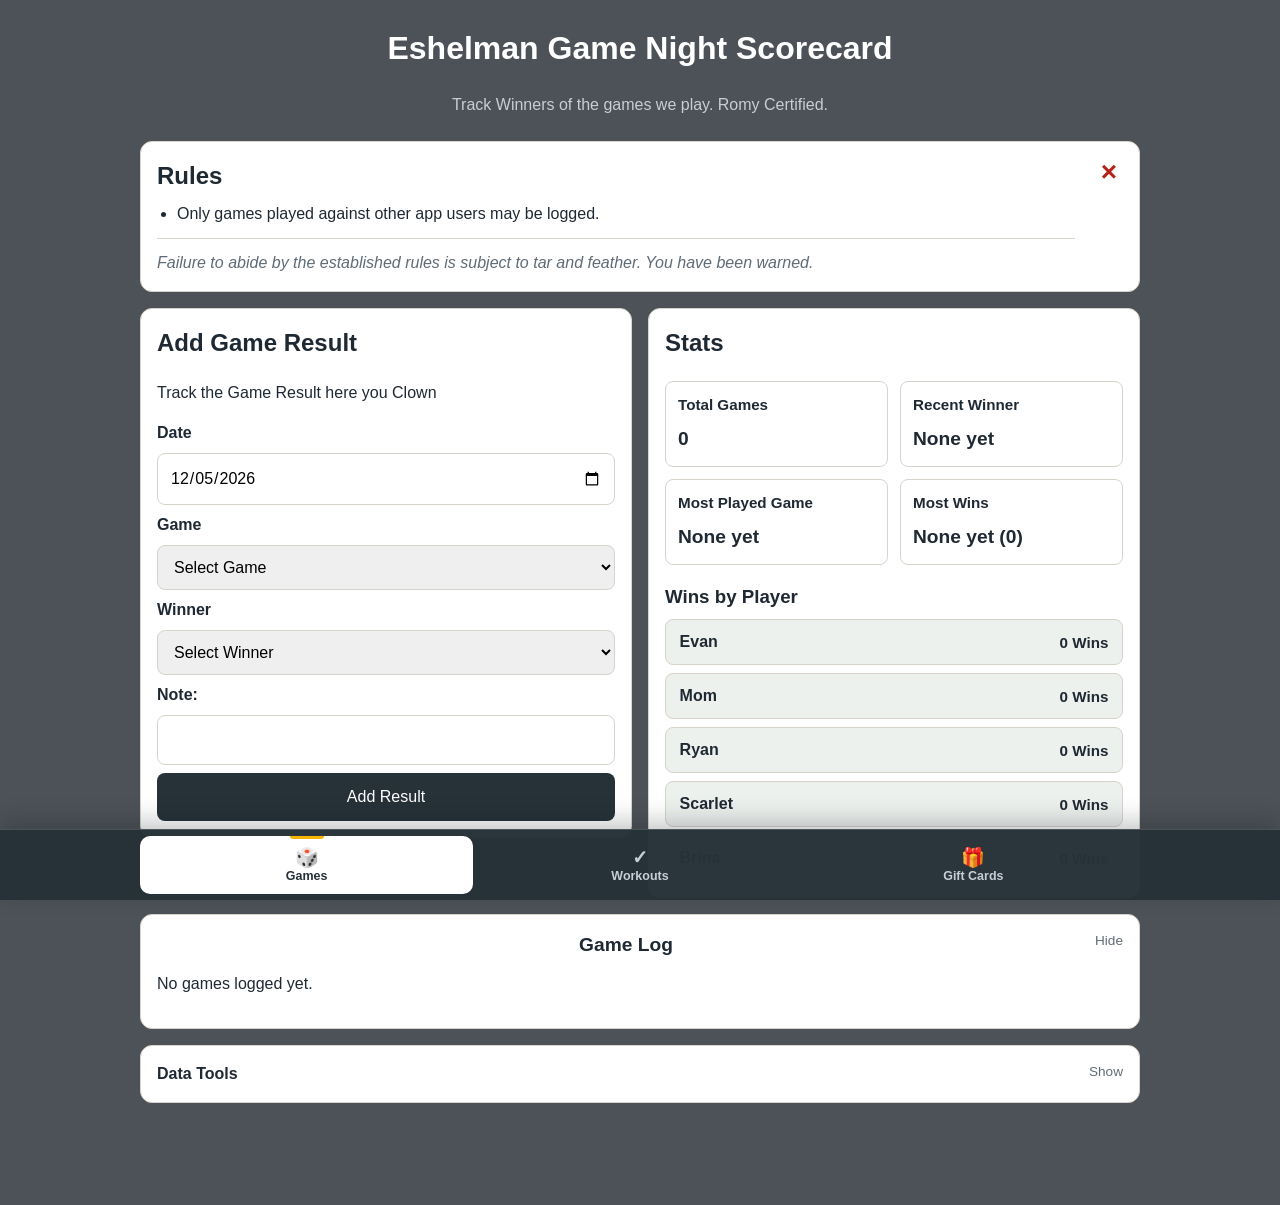
<file: index.html>
<!DOCTYPE html>
<html lang="en">

<head>
    <meta charset="UTF-8" />
    <meta name="viewport" content="width=device-width, initial-scale=1.0">
    <title>Eshelman Game Dashboard</title>
    <meta name="theme-color" content="#263238">
    <link rel="manifest" href="manifest.webmanifest">
    <link rel="apple-touch-icon" href="icons/apple-touch-icon.png">
    <link rel="stylesheet" href="styles.css">
    <script src="dashboard-ui.js" defer></script>
    <script src="app.js" defer></script>
</head>

<body>
    <header>
        <h1>Eshelman Game Night Scorecard</h1>
        <p>Track Winners of the games we play. Romy Certified. </p>
    </header>

    <main>
        <section id="rules-section" class="rules-section" aria-labelledby="rules-title">
            <button id="close-rules-button" class="close-rules-button" type="button" aria-label="Close rules">
                &times;
            </button>
            <h2 id="rules-title">Rules</h2>
            <ul>
                <li>Only games played against other app users may be logged.</li>
            </ul>
            <p class="rules-warning"><em>Failure to abide by the established rules is subject to tar and feather. You have been warned.</em></p>
        </section>

        <section class="entry-section">
            <h2>Add Game Result</h2>
            <p>Track the Game Result here you Clown </p>

            <form id="game-form">
                <label for="game-date">Date</label>
                <input type="date" id="game-date" name="gameDate" required />

                <label for="game-name">Game</label>
                <select id="game-name" name="gameName" required></select>

                <div id="custom-game-wrapper" class="custom-game-wrapper hidden">
                    <label for="custom-game-name">Custom Game Name</label>
                    <input type="text" id="custom-game-name" name="customGameName"
                        placeholder="Type dat custom game name here" />
                </div>

                <label for="winner-name">Winner</label>
                <select id="winner-name" name="winnerName" required></select>

                <label for="game-note">Note:</label>
                <input type="text" id="game-note" name="gameNote" />

                <button type="submit">Add Result</button>
            </form>
        </section>

        <section class="stats-section">
            <h2>Stats</h2>

            <div id="stats">
                <p>Total games: 0</p>
                <p>Most recent winner: None yet</p>
                <p>Most played game: None yet</p>
            </div>
        </section>


        <section class="log-section">
            <details class="game-log-details" open>
                <summary>Game Log</summary>
                <div id="game-log"></div>
            </details>
        </section>

        <section class="data-tools-section">
            <details class="data-tools">
                <summary>Data Tools</summary>

                <div class="data-tools-content">
                    <button id="export-json-button" type="button">
                        Export JSON Backup
                    </button>

                    <label for="import-json-input">
                        Import JSON Backup
                    </label>

                    <input id="import-json-input" type="file" accept="application/json,.json" />

                    <button id="import-json-button" type="button">
                        Import Selected Backup
                    </button>

                    <button id="reset-data-button" type="button">
                        Reset All Data
                    </button>
                </div>
            </details>
        </section>
    </main>

    <nav class="bottom-nav" aria-label="Dashboard modules">
        <a href="./index.html" aria-current="page">
            <span class="bottom-nav-icon" aria-hidden="true">&#127922;</span>
            <span>Games</span>
        </a>
        <a href="./workouts.html">
            <span class="bottom-nav-icon" aria-hidden="true">&#10003;</span>
            <span>Workouts</span>
        </a>
        <a href="./gift-cards.html">
            <span class="bottom-nav-icon" aria-hidden="true">&#127873;</span>
            <span>Gift Cards</span>
        </a>
    </nav>
</body>

</html>
</file>
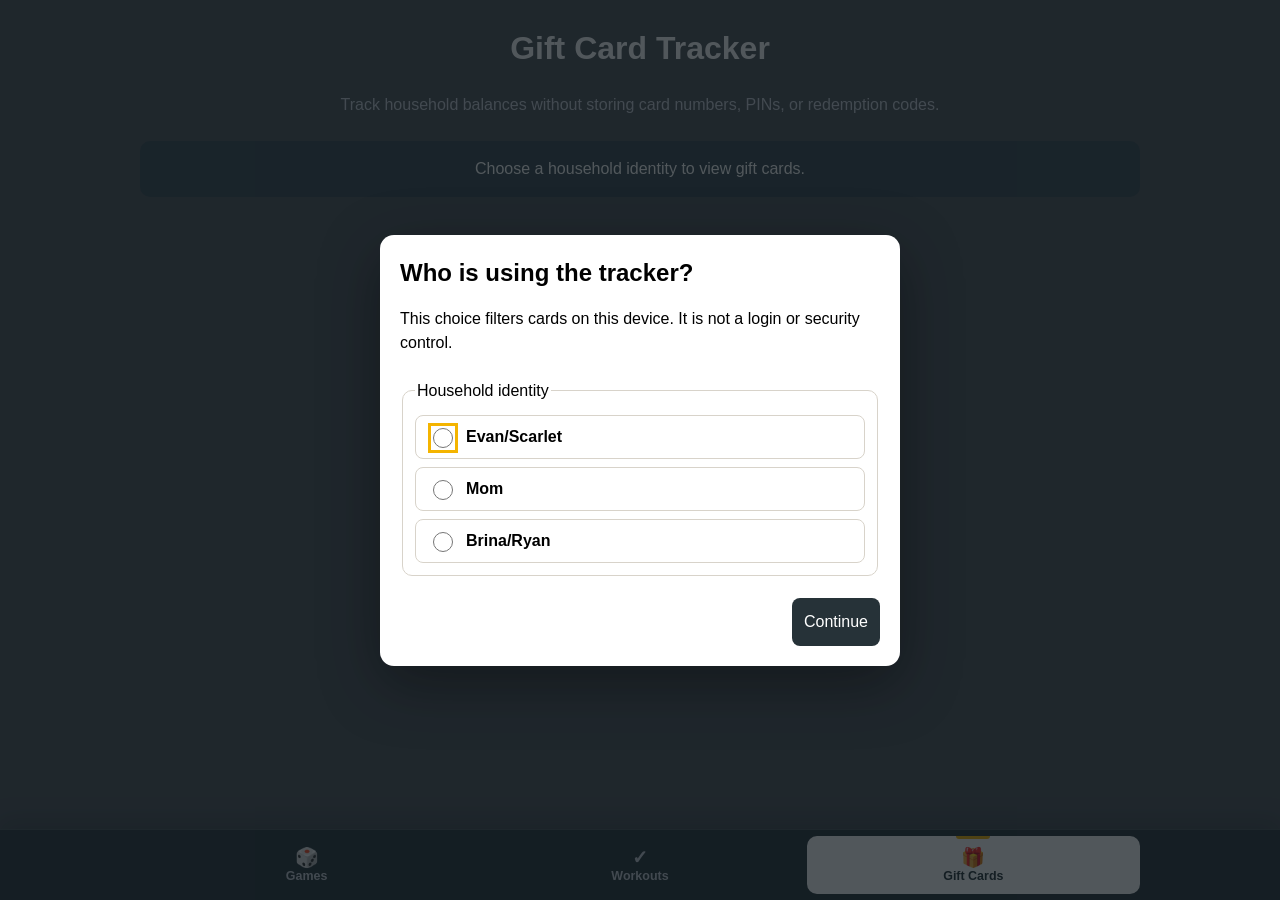
<file: gift-cards.html>
<!DOCTYPE html>
<html lang="en">

<head>
    <meta charset="UTF-8">
    <meta name="viewport" content="width=device-width, initial-scale=1.0">
    <title>Gift Card Tracker - Eshelman Dashboard</title>
    <meta name="theme-color" content="#263238">
    <link rel="manifest" href="manifest.webmanifest">
    <link rel="apple-touch-icon" href="icons/apple-touch-icon.png">
    <link rel="stylesheet" href="styles.css">
    <link rel="stylesheet" href="gift-cards.css">
    <script src="gift-cards.js" defer></script>
</head>

<body>
    <header>
        <h1>Gift Card Tracker</h1>
        <p>Track household balances without storing card numbers, PINs, or redemption codes.</p>
        <div id="identity-bar" class="identity-bar hidden">
            <span>Viewing cards for <strong id="active-identity"></strong></span>
            <button id="switch-identity-button" type="button" class="secondary-button">Switch Person</button>
        </div>
    </header>

    <main class="gift-card-main">
        <div id="tracker-status" class="tracker-status" role="status" aria-live="polite"></div>

        <div id="tracker-content" class="hidden">
            <section class="gift-summary" aria-labelledby="gift-summary-heading">
                <div>
                    <h2 id="gift-summary-heading">Available Gift Cards</h2>
                    <p id="combined-balance" class="combined-balance">$0.00</p>
                    <p id="active-card-count" class="summary-detail">0 active cards</p>
                </div>
                <div class="primary-actions">
                    <button id="record-purchase-button" type="button">Record Purchase</button>
                    <button id="add-card-button" type="button" class="secondary-button">Add New Card</button>
                </div>
            </section>

            <section aria-labelledby="active-cards-heading">
                <h2 id="active-cards-heading">Active Cards</h2>
                <div id="active-cards" class="gift-card-list"></div>
            </section>

            <section>
                <details class="archived-cards-details">
                    <summary>Used &amp; Archived Cards <span id="archived-count"></span></summary>
                    <div id="archived-cards" class="gift-card-list"></div>
                </details>
            </section>
        </div>
    </main>

    <dialog id="identity-dialog" aria-labelledby="identity-dialog-title">
        <form id="identity-form">
            <h2 id="identity-dialog-title">Who is using the tracker?</h2>
            <p>This choice filters cards on this device. It is not a login or security control.</p>
            <fieldset class="identity-options">
                <legend>Household identity</legend>
                <label><input type="radio" name="identity" value="Evan/Scarlet" required> Evan/Scarlet</label>
                <label><input type="radio" name="identity" value="Mom" required> Mom</label>
                <label><input type="radio" name="identity" value="Brina/Ryan" required> Brina/Ryan</label>
            </fieldset>
            <div class="dialog-actions">
                <button id="identity-cancel-button" type="button" class="secondary-button">Cancel</button>
                <button type="submit">Continue</button>
            </div>
        </form>
    </dialog>

    <dialog id="add-card-dialog" aria-labelledby="add-card-title">
        <form id="add-card-form">
            <h2 id="add-card-title">Add New Card</h2>
            <p class="form-error" aria-live="assertive"></p>
            <label for="add-card-owner">Owner</label>
            <input id="add-card-owner" type="text" readonly>
            <label for="card-merchant">Merchant or card type</label>
            <input id="card-merchant" name="merchant" type="text" maxlength="100" required>
            <label for="card-nickname">Nickname <span class="optional">(optional)</span></label>
            <input id="card-nickname" name="nickname" type="text" maxlength="100">
            <label for="card-initial-balance">Initial balance</label>
            <input id="card-initial-balance" name="initialBalance" type="text" inputmode="decimal"
                placeholder="25.00" required>
            <p class="privacy-note">Never enter a card number, PIN, or redemption code.</p>
            <div class="dialog-actions">
                <button type="button" class="secondary-button dialog-cancel">Cancel</button>
                <button type="submit">Add Card</button>
            </div>
        </form>
    </dialog>

    <dialog id="purchase-dialog" aria-labelledby="purchase-title">
        <form id="purchase-form">
            <h2 id="purchase-title">Record Purchase</h2>
            <p class="form-error" aria-live="assertive"></p>
            <label for="purchase-card">Gift card</label>
            <select id="purchase-card" name="cardId" required></select>
            <label for="purchase-amount">Amount spent</label>
            <input id="purchase-amount" name="amount" type="text" inputmode="decimal" placeholder="12.50" required>
            <label for="purchase-date">Purchase date</label>
            <input id="purchase-date" name="purchaseDate" type="date" required>
            <label for="purchase-location">Location <span class="optional">(optional)</span></label>
            <input id="purchase-location" name="location" type="text" maxlength="120">
            <label for="purchase-note">Note <span class="optional">(optional)</span></label>
            <textarea id="purchase-note" name="note" maxlength="500" rows="3"></textarea>
            <div class="dialog-actions">
                <button type="button" class="secondary-button dialog-cancel">Cancel</button>
                <button type="submit">Save Purchase</button>
            </div>
        </form>
    </dialog>

    <dialog id="correct-balance-dialog" aria-labelledby="correct-balance-title">
        <form id="correct-balance-form">
            <h2 id="correct-balance-title">Correct Balance</h2>
            <p class="form-error" aria-live="assertive"></p>
            <input name="cardId" type="hidden">
            <p>Calculated balance: <strong id="calculated-balance"></strong></p>
            <label for="corrected-balance">Actual current balance</label>
            <input id="corrected-balance" name="correctedBalance" type="text" inputmode="decimal"
                placeholder="0.00" required>
            <p class="form-help">The difference is logged as a correction; purchase history stays intact.</p>
            <div class="dialog-actions">
                <button type="button" class="secondary-button dialog-cancel">Cancel</button>
                <button type="submit">Save Correction</button>
            </div>
        </form>
    </dialog>

    <dialog id="edit-card-dialog" aria-labelledby="edit-card-title">
        <form id="edit-card-form">
            <h2 id="edit-card-title">Edit Card</h2>
            <p class="form-error" aria-live="assertive"></p>
            <input name="cardId" type="hidden">
            <label for="edit-card-merchant">Merchant or card type</label>
            <input id="edit-card-merchant" name="merchant" type="text" maxlength="100" required>
            <label for="edit-card-nickname">Nickname <span class="optional">(optional)</span></label>
            <input id="edit-card-nickname" name="nickname" type="text" maxlength="100">
            <div class="dialog-actions">
                <button type="button" class="secondary-button dialog-cancel">Cancel</button>
                <button type="submit">Save Card</button>
            </div>
        </form>
    </dialog>

    <dialog id="edit-purchase-dialog" aria-labelledby="edit-purchase-title">
        <form id="edit-purchase-form">
            <h2 id="edit-purchase-title">Edit Purchase</h2>
            <p class="form-error" aria-live="assertive"></p>
            <input name="purchaseId" type="hidden">
            <input name="cardId" type="hidden">
            <label for="edit-purchase-amount">Amount spent</label>
            <input id="edit-purchase-amount" name="amount" type="text" inputmode="decimal" required>
            <label for="edit-purchase-date">Purchase date</label>
            <input id="edit-purchase-date" name="purchaseDate" type="date" required>
            <label for="edit-purchase-location">Location <span class="optional">(optional)</span></label>
            <input id="edit-purchase-location" name="location" type="text" maxlength="120">
            <label for="edit-purchase-note">Note <span class="optional">(optional)</span></label>
            <textarea id="edit-purchase-note" name="note" maxlength="500" rows="3"></textarea>
            <div class="dialog-actions">
                <button type="button" class="secondary-button dialog-cancel">Cancel</button>
                <button type="submit">Save Changes</button>
            </div>
        </form>
    </dialog>

    <nav class="bottom-nav" aria-label="Dashboard modules">
        <a href="./index.html">
            <span class="bottom-nav-icon" aria-hidden="true">&#127922;</span>
            <span>Games</span>
        </a>
        <a href="./workouts.html">
            <span class="bottom-nav-icon" aria-hidden="true">&#10003;</span>
            <span>Workouts</span>
        </a>
        <a href="./gift-cards.html" aria-current="page">
            <span class="bottom-nav-icon" aria-hidden="true">&#127873;</span>
            <span>Gift Cards</span>
        </a>
    </nav>
</body>

</html>
</file>
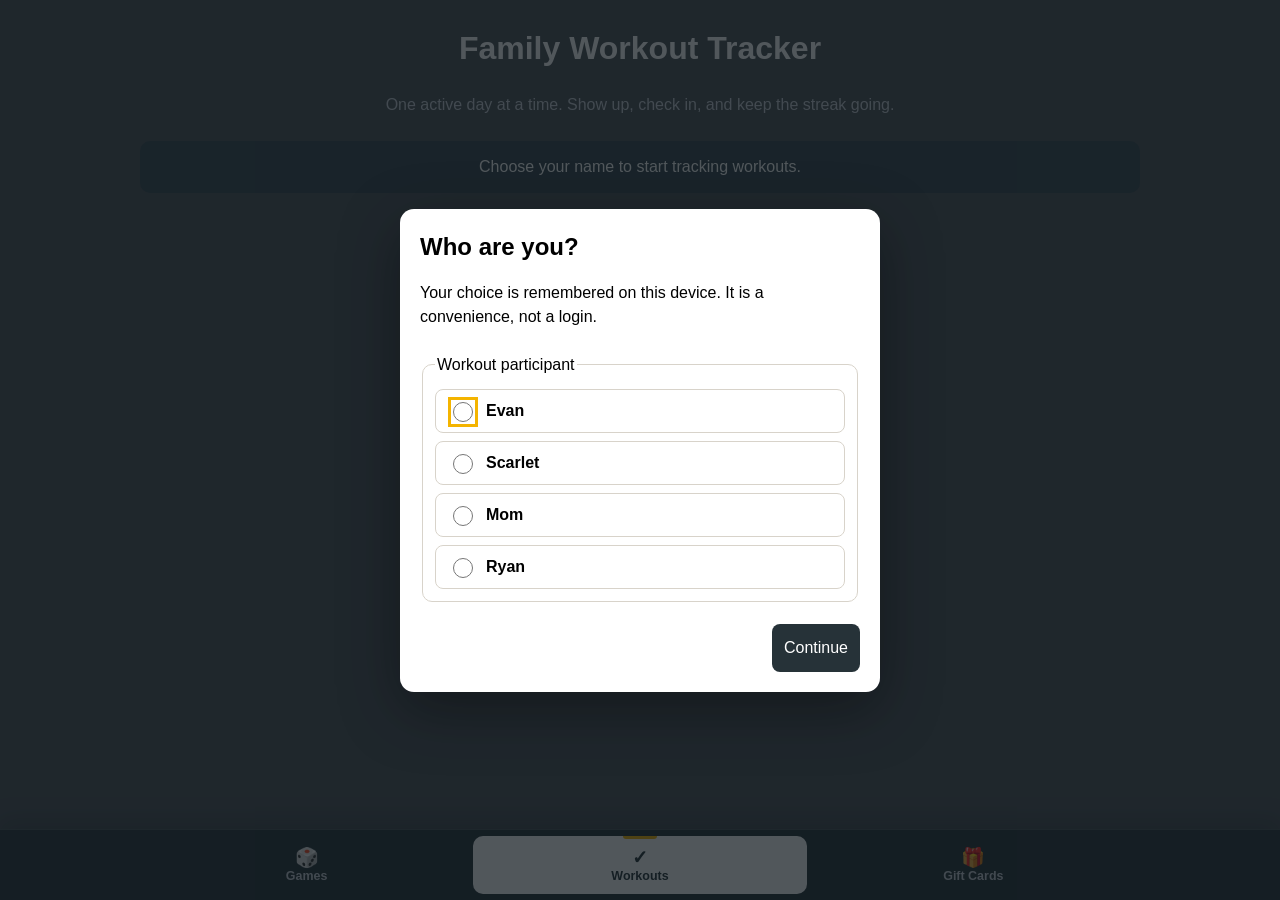
<file: workouts.html>
<!DOCTYPE html>
<html lang="en">

<head>
    <meta charset="UTF-8">
    <meta name="viewport" content="width=device-width, initial-scale=1.0">
    <title>Workout Tracker - Eshelman Dashboard</title>
    <meta name="theme-color" content="#263238">
    <link rel="manifest" href="manifest.webmanifest">
    <link rel="apple-touch-icon" href="icons/apple-touch-icon.png">
    <link rel="stylesheet" href="styles.css">
    <link rel="stylesheet" href="workouts.css">
    <script src="workout-utils.js" defer></script>
    <script src="workouts.js" defer></script>
</head>

<body>
    <header>
        <h1>Family Workout Tracker</h1>
        <p>One active day at a time. Show up, check in, and keep the streak going.</p>
    </header>

    <main class="workout-main">
        <div id="workout-status" class="tracker-status" role="status" aria-live="polite"></div>

        <div id="workout-content" class="hidden">
            <section class="workout-today" aria-labelledby="today-heading">
                <div class="workout-identity">
                    <span>Tracking as <strong id="workout-identity-name"></strong></span>
                    <button id="change-workout-identity" type="button" class="text-button">Change</button>
                </div>
                <h2 id="today-heading">Today's activity</h2>
                <button id="today-workout-button" type="button" class="today-workout-button"></button>
                <p id="workout-feedback" class="workout-feedback" role="status" aria-live="polite"></p>
            </section>

            <div class="workout-overview">
                <section aria-labelledby="standings-heading">
                    <h2 id="standings-heading">Monthly Standings</h2>
                    <div id="workout-standings"></div>
                </section>

                <section aria-labelledby="streaks-heading">
                    <h2 id="streaks-heading">Current Streaks</h2>
                    <div id="workout-streaks"></div>
                </section>
            </div>

            <section class="calendar-section" aria-labelledby="calendar-heading">
                <div class="calendar-toolbar">
                    <button id="previous-month" type="button" class="secondary-button"
                        aria-label="Show previous month">&larr;</button>
                    <div>
                        <h2 id="calendar-heading"></h2>
                        <button id="show-current-month" type="button" class="text-button">Today</button>
                    </div>
                    <button id="next-month" type="button" class="secondary-button"
                        aria-label="Show next month">&rarr;</button>
                </div>

                <div class="workout-legend" aria-label="Calendar key">
                    <span><strong>E</strong> Evan</span>
                    <span><strong>S</strong> Scarlet</span>
                    <span><strong>M</strong> Mom</span>
                    <span><strong>R</strong> Ryan</span>
                </div>

                <p class="calendar-help">Tap your own marker to correct today or an earlier date. Other family activity is read-only.</p>

                <div class="calendar-weekdays" aria-hidden="true">
                    <span>Sun</span>
                    <span>Mon</span>
                    <span>Tue</span>
                    <span>Wed</span>
                    <span>Thu</span>
                    <span>Fri</span>
                    <span>Sat</span>
                </div>
                <div id="workout-calendar" class="workout-calendar" aria-label="Workout calendar"></div>
            </section>
        </div>
    </main>

    <dialog id="workout-identity-dialog" aria-labelledby="workout-identity-title">
        <form id="workout-identity-form">
            <h2 id="workout-identity-title">Who are you?</h2>
            <p>Your choice is remembered on this device. It is a convenience, not a login.</p>
            <fieldset class="identity-options">
                <legend>Workout participant</legend>
                <label><input type="radio" name="identity" value="Evan" required> Evan</label>
                <label><input type="radio" name="identity" value="Scarlet" required> Scarlet</label>
                <label><input type="radio" name="identity" value="Mom" required> Mom</label>
                <label><input type="radio" name="identity" value="Ryan" required> Ryan</label>
            </fieldset>
            <div class="dialog-actions">
                <button id="workout-identity-cancel" type="button" class="secondary-button">Cancel</button>
                <button type="submit">Continue</button>
            </div>
        </form>
    </dialog>

    <dialog id="workout-date-dialog" class="workout-date-dialog" aria-labelledby="workout-date-title">
        <div class="workout-date-dialog-content">
            <h2 id="workout-date-title">Workout details</h2>
            <ul id="workout-date-details" class="workout-date-details"></ul>
            <button id="close-workout-date-dialog" type="button" class="workout-date-close">
                Close
            </button>
        </div>
    </dialog>

    <nav class="bottom-nav" aria-label="Dashboard modules">
        <a href="./index.html">
            <span class="bottom-nav-icon" aria-hidden="true">&#127922;</span>
            <span>Games</span>
        </a>
        <a href="./workouts.html" aria-current="page">
            <span class="bottom-nav-icon" aria-hidden="true">&#10003;</span>
            <span>Workouts</span>
        </a>
        <a href="./gift-cards.html">
            <span class="bottom-nav-icon" aria-hidden="true">&#127873;</span>
            <span>Gift Cards</span>
        </a>
    </nav>
</body>

</html>
</file>
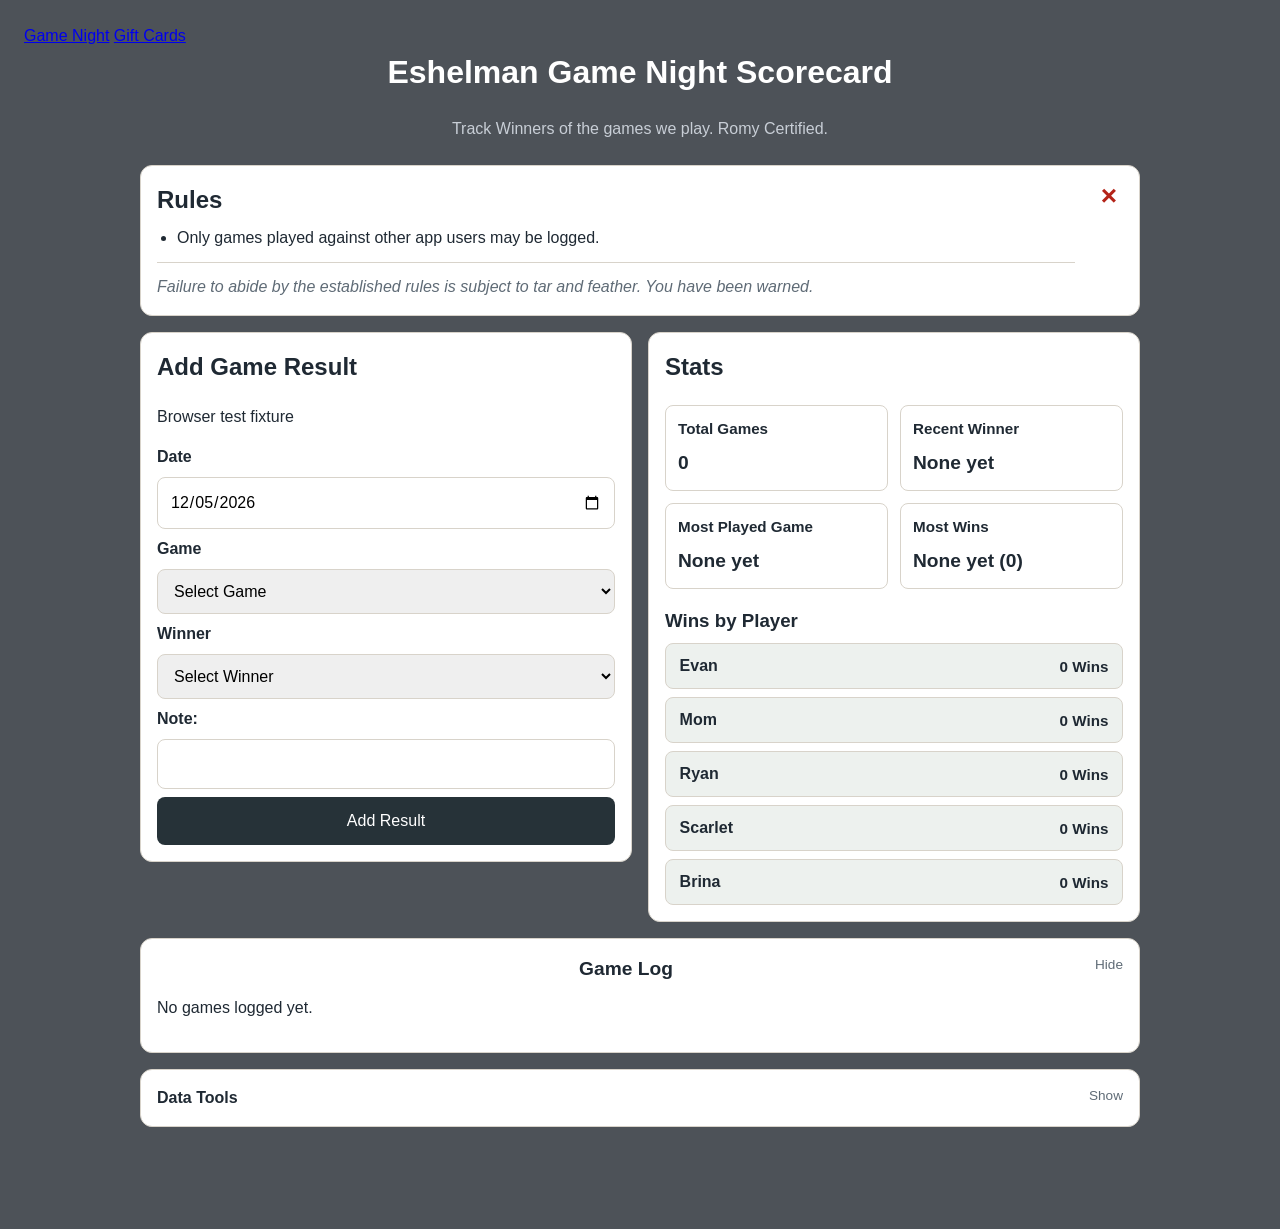
<file: tests/browser-fixture.html>
<!DOCTYPE html>
<html lang="en">

<head>
    <meta charset="UTF-8" />
    <meta name="viewport" content="width=device-width, initial-scale=1.0">
    <base href="../">
    <title>Family Game Night Browser Test Fixture</title>
    <link rel="stylesheet" href="styles.css">
    <script>
        (function () {
            const scenario = new URLSearchParams(window.location.search).get("scenario") || "all-zero";
            const fixtureCounts = scenario === "tied"
                ? { Evan: 10, Mom: 9, Ryan: 4, Scarlet: 10, Brina: 1 }
                : scenario === "small-zero"
                    ? { Evan: 10, Scarlet: 1 }
                    : {};
            const rows = [];
            let rowNumber = 0;

            Object.entries(fixtureCounts).forEach(function ([winner, count]) {
                for (let index = 0; index < count; index += 1) {
                    rowNumber += 1;
                    rows.push({
                        id: `fixture-${rowNumber}`,
                        game: index % 2 === 0 ? "Farkle" : "Hearts",
                        winner,
                        played_date: "2026-07-20",
                        note: "",
                        created_at: new Date(Date.UTC(2026, 6, 20, 12, 0, rowNumber)).toISOString(),
                        created_by: "browser-fixture"
                    });
                }
            });

            const fixtureState = {
                audio: null,
                audioPlayCalls: 0,
                audioSource: "",
                requests: [],
                rows
            };
            const NativeAudio = window.Audio;

            window.__gameNightFixture = fixtureState;
            window.Audio = function (source) {
                const audio = new NativeAudio(source);
                const nativePlay = audio.play.bind(audio);
                const fixtureRoot = document.documentElement;

                fixtureState.audio = audio;
                fixtureState.audioSource = source;
                fixtureRoot.dataset.audioSource = source;
                fixtureRoot.dataset.audioPlayCalls = "0";
                audio.play = function () {
                    fixtureState.audioPlayCalls += 1;
                    fixtureRoot.dataset.audioPlayCalls = String(fixtureState.audioPlayCalls);
                    const playResult = nativePlay();

                    Promise.resolve(playResult)
                        .then(function () {
                            fixtureRoot.dataset.audioPlayback = "started";
                        })
                        .catch(function () {
                            fixtureRoot.dataset.audioPlayback = "blocked";
                        });

                    return playResult;
                };

                return audio;
            };
            window.Audio.prototype = NativeAudio.prototype;

            window.fetch = async function (input, init = {}) {
                const requestUrl = String(input);
                const method = init.method || "GET";
                fixtureState.requests.push({ method, url: requestUrl });

                if (method === "POST") {
                    const submittedRows = JSON.parse(init.body);
                    const rowsToAdd = Array.isArray(submittedRows) ? submittedRows : [submittedRows];

                    rowsToAdd.forEach(function (row) {
                        rowNumber += 1;
                        fixtureState.rows.push({
                            id: `fixture-new-${rowNumber}`,
                            game: row.game,
                            winner: row.winner,
                            played_date: row.played_date,
                            note: row.note || "",
                            created_at: new Date(Date.UTC(2026, 6, 20, 13, 0, rowNumber)).toISOString(),
                            created_by: row.created_by || ""
                        });
                    });

                    return new Response(null, { status: 201 });
                }

                if (method === "DELETE") {
                    if (requestUrl.includes("id=not.is.null")) {
                        fixtureState.rows.splice(0, fixtureState.rows.length);
                    } else {
                        const match = requestUrl.match(/id=eq\.([^&]+)/);
                        const idToDelete = match ? decodeURIComponent(match[1]) : "";
                        const deleteIndex = fixtureState.rows.findIndex(function (row) {
                            return row.id === idToDelete;
                        });

                        if (deleteIndex !== -1) {
                            fixtureState.rows.splice(deleteIndex, 1);
                        }
                    }

                    return new Response(null, { status: 204 });
                }

                return new Response(JSON.stringify(fixtureState.rows), {
                    status: 200,
                    headers: { "Content-Type": "application/json" }
                });
            };
        })();
    </script>
    <script src="dashboard-ui.js" defer></script>
    <script src="app.js" defer></script>
</head>

<body>
    <nav class="top-nav" aria-label="Main navigation">
        <a href="./index.html" aria-current="page">Game Night</a>
        <a href="./gift-cards.html">Gift Cards</a>
    </nav>

    <header>
        <h1>Eshelman Game Night Scorecard</h1>
        <p>Track Winners of the games we play. Romy Certified.</p>
    </header>

    <main>
        <section id="rules-section" class="rules-section" aria-labelledby="rules-title">
            <button id="close-rules-button" class="close-rules-button" type="button" aria-label="Close rules">
                &times;
            </button>
            <h2 id="rules-title">Rules</h2>
            <ul>
                <li>Only games played against other app users may be logged.</li>
            </ul>
            <p class="rules-warning"><em>Failure to abide by the established rules is subject to tar and feather. You have been warned.</em></p>
        </section>

        <section class="entry-section">
            <h2>Add Game Result</h2>
            <p>Browser test fixture</p>

            <form id="game-form">
                <label for="game-date">Date</label>
                <input type="date" id="game-date" name="gameDate" required />

                <label for="game-name">Game</label>
                <select id="game-name" name="gameName" required></select>

                <div id="custom-game-wrapper" class="custom-game-wrapper hidden">
                    <label for="custom-game-name">Custom Game Name</label>
                    <input type="text" id="custom-game-name" name="customGameName" />
                </div>

                <label for="winner-name">Winner</label>
                <select id="winner-name" name="winnerName" required></select>

                <label for="game-note">Note:</label>
                <input type="text" id="game-note" name="gameNote" />

                <button type="submit">Add Result</button>
            </form>
        </section>

        <section class="stats-section">
            <h2>Stats</h2>
            <div id="stats"></div>
        </section>

        <section class="log-section">
            <details class="game-log-details" open>
                <summary>Game Log</summary>
                <div id="game-log"></div>
            </details>
        </section>

        <section class="data-tools-section">
            <details class="data-tools">
                <summary>Data Tools</summary>
                <div class="data-tools-content">
                    <button id="export-json-button" type="button">Export JSON Backup</button>
                    <label for="import-json-input">Import JSON Backup</label>
                    <input id="import-json-input" type="file" accept="application/json,.json" />
                    <button id="import-json-button" type="button">Import Selected Backup</button>
                    <button id="reset-data-button" type="button">Reset All Data</button>
                </div>
            </details>
        </section>
    </main>
</body>

</html>
</file>
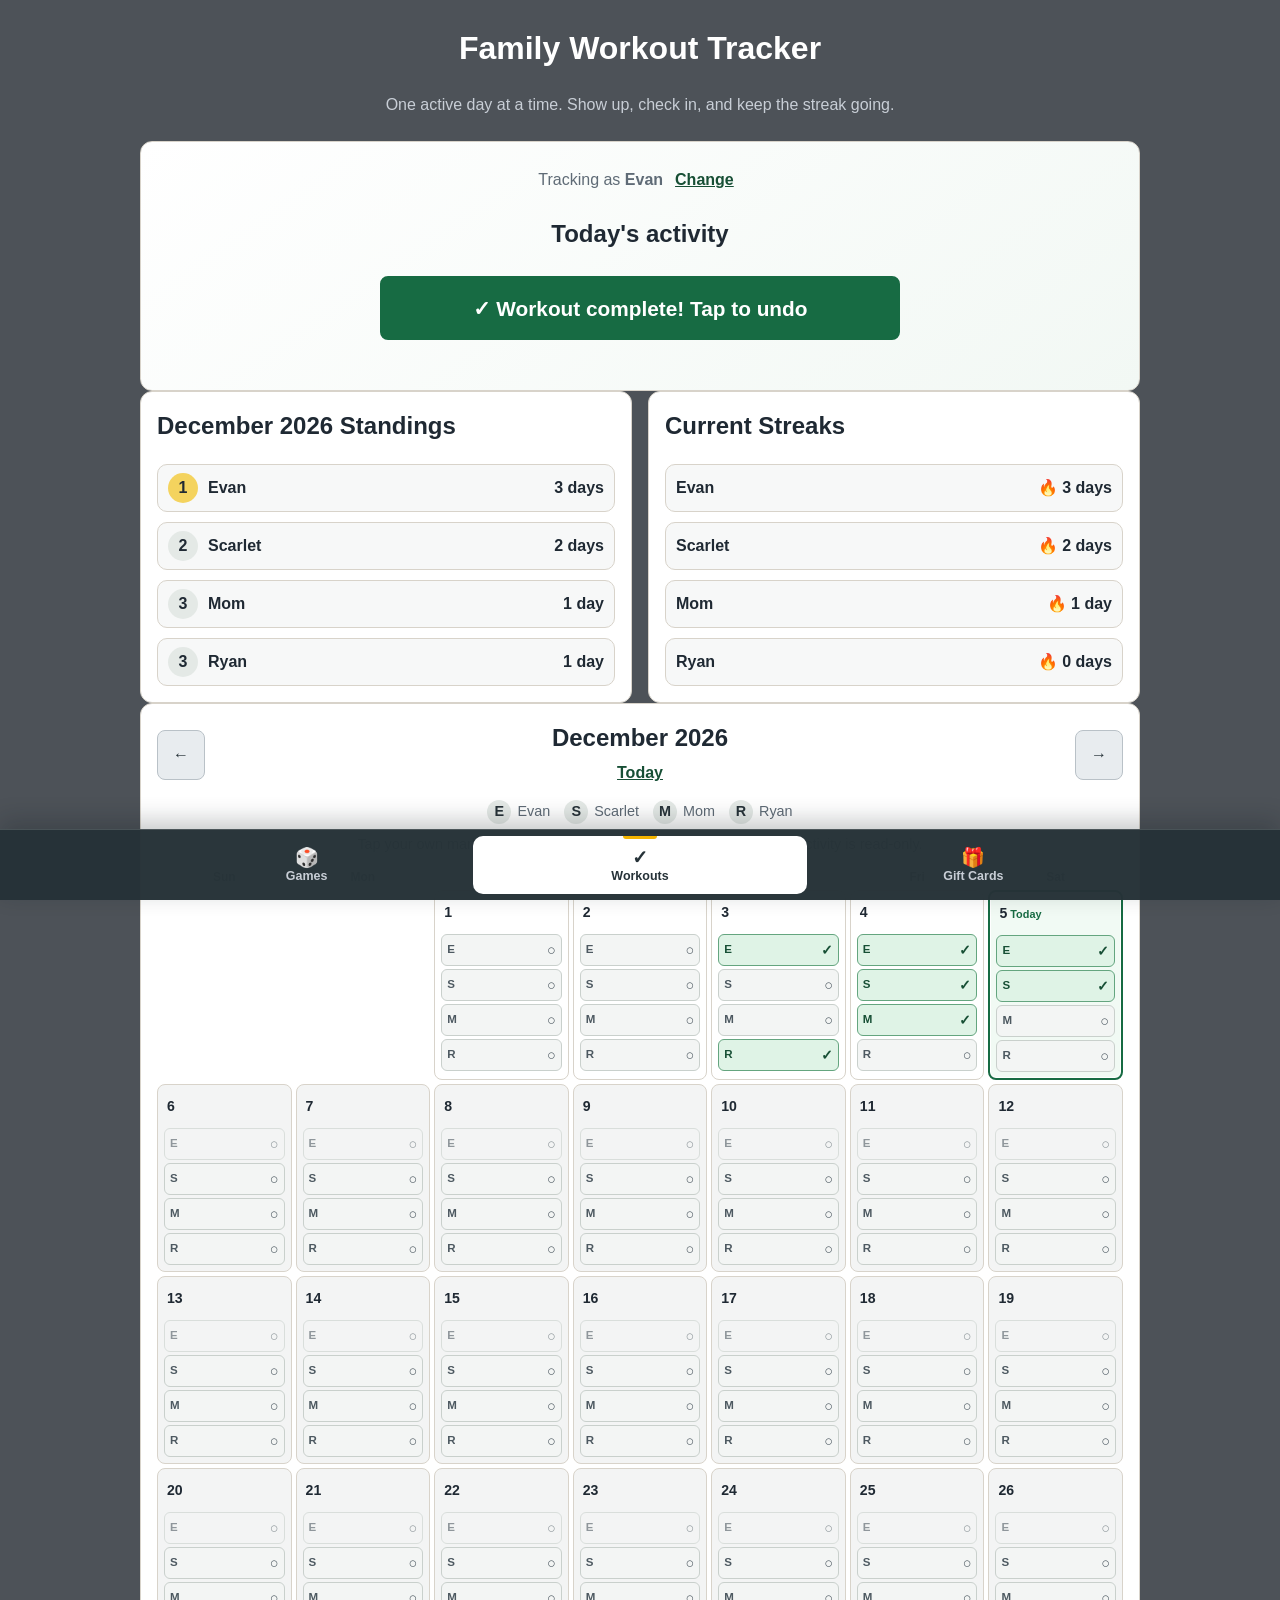
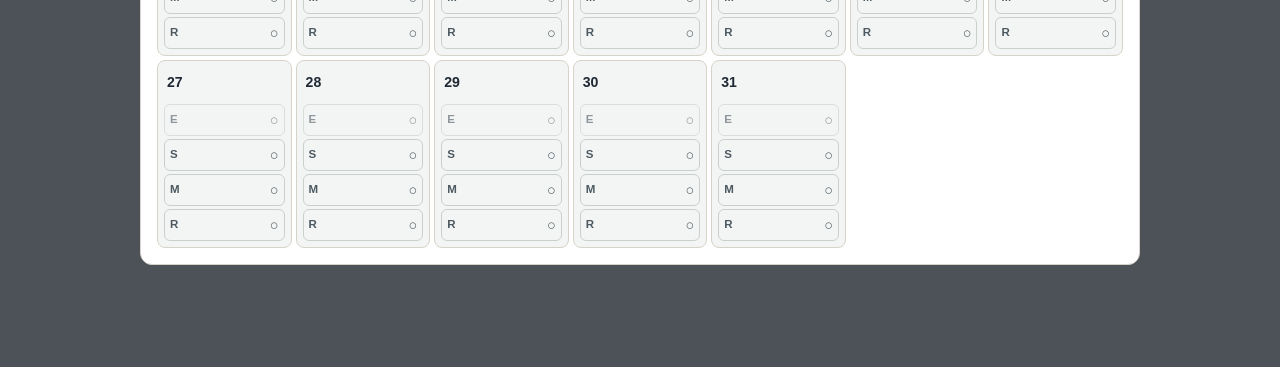
<file: tests/workout-browser-fixture.html>
<!DOCTYPE html>
<html lang="en">

<head>
    <meta charset="UTF-8">
    <meta name="viewport" content="width=device-width, initial-scale=1.0">
    <title>Workout Tracker Browser Fixture</title>
    <base href="../">
    <link rel="stylesheet" href="../styles.css?fixture=4">
    <link rel="stylesheet" href="../workouts.css?fixture=4">
    <script>
        (function () {
            function dateString(date) {
                return date.getFullYear() + "-"
                    + String(date.getMonth() + 1).padStart(2, "0") + "-"
                    + String(date.getDate()).padStart(2, "0");
            }

            function shiftedDate(amount) {
                const date = new Date();
                date.setDate(date.getDate() + amount);
                return dateString(date);
            }

            const fixtureParameters = new URLSearchParams(window.location.search);
            const audioMode = fixtureParameters.get("audio") || "";
            const deleteMode = fixtureParameters.get("delete") || "";
            const getMode = fixtureParameters.get("get") || "";
            const postMode = fixtureParameters.get("post") || "";
            const todayMode = fixtureParameters.get("today") || "";
            let mockRows = [
                { id: "evan-3", workout_date: shiftedDate(-2), person: "Evan", created_at: new Date().toISOString() },
                { id: "evan-2", workout_date: shiftedDate(-1), person: "Evan", created_at: new Date().toISOString() },
                { id: "evan-1", workout_date: shiftedDate(0), person: "Evan", created_at: new Date().toISOString() },
                { id: "scarlet-2", workout_date: shiftedDate(-1), person: "Scarlet", created_at: new Date().toISOString() },
                { id: "scarlet-1", workout_date: shiftedDate(0), person: "Scarlet", created_at: new Date().toISOString() },
                { id: "mom-1", workout_date: shiftedDate(-1), person: "Mom", created_at: new Date().toISOString() },
                { id: "ryan-1", workout_date: shiftedDate(-2), person: "Ryan", created_at: new Date().toISOString() }
            ];
            const fixtureRoot = document.documentElement;
            const fixtureState = {
                audio: null,
                audioPlayCalls: 0,
                audioSource: "",
                deleteCalls: 0,
                getCalls: 0,
                lastPostDate: "",
                lastPostPerson: "",
                postCalls: 0
            };
            const NativeAudio = window.Audio;

            if (todayMode === "empty") {
                const today = shiftedDate(0);
                mockRows = mockRows.filter(function (row) {
                    return row.person !== "Evan" || row.workout_date !== today;
                });
            }

            window.__workoutFixture = fixtureState;
            fixtureRoot.dataset.audioPlayCalls = "0";
            fixtureRoot.dataset.audioPlayback = "idle";
            fixtureRoot.dataset.deleteCalls = "0";
            fixtureRoot.dataset.getCalls = "0";
            fixtureRoot.dataset.postCalls = "0";
            fixtureRoot.dataset.lastPostDate = "";
            fixtureRoot.dataset.lastPostPerson = "";
            window.Audio = function (source) {
                const audio = new NativeAudio(source);
                const nativePlay = audio.play.bind(audio);

                fixtureState.audio = audio;
                fixtureState.audioSource = source;
                fixtureRoot.dataset.audioSource = source;
                audio.play = function () {
                    fixtureState.audioPlayCalls += 1;
                    fixtureRoot.dataset.audioPlayCalls = String(fixtureState.audioPlayCalls);
                    fixtureRoot.dataset.audioPreload = audio.preload;
                    fixtureRoot.dataset.audioVolume = String(audio.volume);

                    if (audioMode === "reject") {
                        fixtureRoot.dataset.audioPlayback = "blocked";
                        return Promise.reject(new Error("Fixture audio playback rejected."));
                    }

                    let playResult;

                    try {
                        playResult = nativePlay();
                    } catch (error) {
                        fixtureRoot.dataset.audioPlayback = "blocked";
                        throw error;
                    }

                    Promise.resolve(playResult)
                        .then(function () {
                            fixtureRoot.dataset.audioPlayback = "started";
                        })
                        .catch(function () {
                            fixtureRoot.dataset.audioPlayback = "blocked";
                        });
                    return playResult;
                };
                return audio;
            };
            window.Audio.prototype = NativeAudio.prototype;

            if (!localStorage.getItem("workoutTrackerIdentity")) {
                localStorage.setItem("workoutTrackerIdentity", "Evan");
            }

            window.fetch = async function (url, options) {
                const settings = options || {};

                if ((settings.method || "GET") === "POST") {
                    fixtureState.postCalls += 1;
                    fixtureRoot.dataset.postCalls = String(fixtureState.postCalls);
                    const body = JSON.parse(settings.body);
                    fixtureState.lastPostDate = body.workout_date;
                    fixtureState.lastPostPerson = body.person;
                    fixtureRoot.dataset.lastPostDate = body.workout_date;
                    fixtureRoot.dataset.lastPostPerson = body.person;

                    if (postMode === "duplicate") {
                        if (!mockRows.some(function (row) {
                            return row.person === body.person && row.workout_date === body.workout_date;
                        })) {
                            mockRows.push({
                                id: "existing-duplicate",
                                workout_date: body.workout_date,
                                person: body.person,
                                created_at: new Date().toISOString()
                            });
                        }

                        return new Response(JSON.stringify({
                            code: "23505",
                            message: "Fixture duplicate workout."
                        }), {
                            headers: { "Content-Type": "application/json" },
                            status: 409
                        });
                    }

                    if (postMode === "failure") {
                        return new Response(JSON.stringify({
                            code: "FIXTURE_FAILURE",
                            message: "Fixture workout save failed."
                        }), {
                            headers: { "Content-Type": "application/json" },
                            status: 500
                        });
                    }

                    const row = {
                        id: "mock-" + Date.now(),
                        workout_date: body.workout_date,
                        person: body.person,
                        created_at: new Date().toISOString()
                    };
                    mockRows.push(row);
                    return new Response(JSON.stringify([row]), {
                        headers: { "Content-Type": "application/json" },
                        status: 201
                    });
                }

                if (settings.method === "DELETE") {
                    fixtureState.deleteCalls += 1;
                    fixtureRoot.dataset.deleteCalls = String(fixtureState.deleteCalls);

                    if (deleteMode === "failure") {
                        return new Response(JSON.stringify({
                            code: "FIXTURE_FAILURE",
                            message: "Fixture workout removal failed."
                        }), {
                            headers: { "Content-Type": "application/json" },
                            status: 500
                        });
                    }
                    const idMatch = String(url).match(/[?&]id=eq\.([^&]+)/);
                    const id = idMatch ? decodeURIComponent(idMatch[1]) : "";
                    mockRows = mockRows.filter(function (row) {
                        return row.id !== id;
                    });
                    return new Response(null, { status: 204 });
                }

                fixtureState.getCalls += 1;
                fixtureRoot.dataset.getCalls = String(fixtureState.getCalls);

                if (getMode === "failure-once" && fixtureState.getCalls === 1) {
                    return new Response(JSON.stringify({
                        code: "FIXTURE_LOAD_FAILURE",
                        message: "Fixture workout load failed."
                    }), {
                        headers: { "Content-Type": "application/json" },
                        status: 500
                    });
                }

                return new Response(JSON.stringify(mockRows), {
                    headers: { "Content-Type": "application/json" },
                    status: 200
                });
            };
        })();
    </script>
    <script src="../workout-utils.js?fixture=5" defer></script>
    <script src="../workouts.js?fixture=8" defer></script>
</head>

<body>
    <header>
        <h1>Family Workout Tracker</h1>
        <p>One active day at a time. Show up, check in, and keep the streak going.</p>
    </header>

    <main class="workout-main">
        <div id="workout-status" class="tracker-status" role="status" aria-live="polite"></div>
        <div id="workout-content" class="hidden">
            <section class="workout-today">
                <div class="workout-identity">
                    <span>Tracking as <strong id="workout-identity-name"></strong></span>
                    <button id="change-workout-identity" type="button" class="text-button">Change</button>
                </div>
                <h2>Today's activity</h2>
                <button id="today-workout-button" type="button" class="today-workout-button"></button>
                <p id="workout-feedback" class="workout-feedback" role="status" aria-live="polite"></p>
            </section>
            <div class="workout-overview">
                <section>
                    <h2 id="standings-heading">Monthly Standings</h2>
                    <div id="workout-standings"></div>
                </section>
                <section>
                    <h2 id="streaks-heading">Current Streaks</h2>
                    <div id="workout-streaks"></div>
                </section>
            </div>
            <section class="calendar-section">
                <div class="calendar-toolbar">
                    <button id="previous-month" type="button" class="secondary-button" aria-label="Show previous month">&larr;</button>
                    <div>
                        <h2 id="calendar-heading"></h2>
                        <button id="show-current-month" type="button" class="text-button">Today</button>
                    </div>
                    <button id="next-month" type="button" class="secondary-button" aria-label="Show next month">&rarr;</button>
                </div>
                <div class="workout-legend">
                    <span><strong>E</strong> Evan</span>
                    <span><strong>S</strong> Scarlet</span>
                    <span><strong>M</strong> Mom</span>
                    <span><strong>R</strong> Ryan</span>
                </div>
                <p class="calendar-help">Tap your own marker to correct today or an earlier date. Other family activity is read-only.</p>
                <div class="calendar-weekdays" aria-hidden="true">
                    <span>Sun</span><span>Mon</span><span>Tue</span><span>Wed</span>
                    <span>Thu</span><span>Fri</span><span>Sat</span>
                </div>
                <div id="workout-calendar" class="workout-calendar"></div>
            </section>
        </div>
    </main>

    <dialog id="workout-identity-dialog">
        <form id="workout-identity-form">
            <h2>Who are you?</h2>
            <fieldset class="identity-options">
                <legend>Workout participant</legend>
                <label><input type="radio" name="identity" value="Evan" required> Evan</label>
                <label><input type="radio" name="identity" value="Scarlet" required> Scarlet</label>
                <label><input type="radio" name="identity" value="Mom" required> Mom</label>
                <label><input type="radio" name="identity" value="Ryan" required> Ryan</label>
            </fieldset>
            <div class="dialog-actions">
                <button id="workout-identity-cancel" type="button" class="secondary-button">Cancel</button>
                <button type="submit">Continue</button>
            </div>
        </form>
    </dialog>

    <dialog id="workout-date-dialog" class="workout-date-dialog" aria-labelledby="workout-date-title">
        <div class="workout-date-dialog-content">
            <h2 id="workout-date-title">Workout details</h2>
            <ul id="workout-date-details" class="workout-date-details"></ul>
            <button id="close-workout-date-dialog" type="button" class="workout-date-close">
                Close
            </button>
        </div>
    </dialog>

    <nav class="bottom-nav" aria-label="Dashboard modules">
        <a href="../index.html"><span class="bottom-nav-icon" aria-hidden="true">&#127922;</span><span>Games</span></a>
        <a href="../workouts.html" aria-current="page"><span class="bottom-nav-icon" aria-hidden="true">&#10003;</span><span>Workouts</span></a>
        <a href="../gift-cards.html"><span class="bottom-nav-icon" aria-hidden="true">&#127873;</span><span>Gift Cards</span></a>
    </nav>
</body>

</html>
</file>
<file: styles.css>
:root {
    --page-bg: #4d5258;
    --card-bg: #ffffff;
    --text-main: #1f2933;
    --text-muted: #c8ced6;
    --border-soft: #d8d3ca;
    --primary: #263238;
    --primary-hover: #1b252b;
    --danger: #b42318;
    --danger-hover: #8f1d14;
    --title-text: #ffffff;
    --text-subtle: #5f6b76;
    --win-fill: #82cf9f;
    --win-track: #edf1ee;
}

* {
    box-sizing: border-box;
}

body {
    font-family: Arial, sans-serif;
    margin: 0;
    padding: 16px 16px calc(94px + env(safe-area-inset-bottom));
    background-color: var(--page-bg);
    color: var(--text-main);
    line-height: 1.5;
}

@media (min-width: 700px) {
    body {
        padding: 24px 24px calc(102px + env(safe-area-inset-bottom));
    }
}

main {
    max-width: 1000px;
    margin: 0 auto;
}

header {
    margin-bottom: 24px;
    text-align: center;
}


header h1 {
    color: var(--title-text);
}


header p {
    color: var(--text-muted);
}

h1,
h2,
p {
    margin-top: 0;
}

section {
    background-color: var(--card-bg);
    border: 1px solid var(--border-soft);
    border-radius: 12px;
    padding: 16px;
    margin-bottom: 16px;
}

.rules-section {
    position: relative;
    grid-column: 1 / -1;
    padding-right: 4rem;
}

.rules-section h2 {
    margin-bottom: 8px;
}

.rules-section ul {
    margin: 0;
    padding-left: 1.25rem;
}

.rules-warning {
    margin: 12px 0 0;
    padding-top: 12px;
    border-top: 1px solid var(--border-soft);
    color: var(--text-subtle);
}

.close-rules-button {
    position: absolute;
    top: 8px;
    right: 8px;
    display: inline-flex;
    align-items: center;
    justify-content: center;
    width: 44px;
    min-height: 44px;
    padding: 0;
    background-color: transparent;
    color: var(--danger);
    font-size: 1.75rem;
    font-weight: bold;
    line-height: 1;
}

.close-rules-button:hover {
    background-color: #fce8e6;
    color: var(--danger-hover);
}

.log-section h2,
.game-log-details summary {
    text-align: center;
}

.game-log-details summary {
    cursor: pointer;
    font-weight: bold;
    font-size: 1.2rem;
    color: var(--text-main);
    list-style: none;
}

.game-log-details summary::-webkit-details-marker {
    display: none;
}

.game-log-details summary::after {
    content: "Hide";
    float: right;
    font-size: 0.85rem;
    font-weight: normal;
    color: var(--text-subtle);
}

.game-log-details:not([open]) summary::after {
    content: "Show";
}

#game-log {
    margin-top: 12px;
}


form {
    display: flex;
    flex-direction: column;
    gap: 8px;
}

label {
    font-weight: bold;
    font-size: 1rem;
}

input,
select {
    border: 1px solid var(--border-soft);
    border-radius: 8px;
    width: 100%;
}

button {
    border: none;
    border-radius: 8px;
    cursor: pointer;
    background-color: var(--primary);
    color: white;
}

button:hover {
    background-color: var(--primary-hover);
}

input,
select,
button {
    padding: 12px;
    font: inherit;
}

.stat-card,
.game-result {
    background-color: var(--card-bg);
    border: 1px solid var(--border-soft);
    border-radius: 8px;
    padding: 12px;
}

.game-result {
    margin-bottom: 12px;
}

.game-result h3 {
    margin-top: 0;
    margin-bottom: 8px;
}

.game-result p {
    margin: 4px 0;
}

.stats-grid {
    display: grid;
    gap: 12px;
}


.stat-card h3 {
    margin: 0 0 8px;
    font-size: 0.95rem;
}

.stat-card p {
    margin: 0;
    font-size: 1.2rem;
    font-weight: bold;
}

.wins-by-player {
    margin-top: 16px;
}

.wins-by-player h3 {
    margin-bottom: 8px;
}

.win-bars {
    display: grid;
    gap: 8px;
}

.win-bar {
    position: relative;
    min-width: 0;
    min-height: 2.75rem;
    overflow: hidden;
    border: 1px solid var(--border-soft);
    border-radius: 8px;
    background-color: var(--win-track);
}

.win-bar-fill {
    position: absolute;
    inset: 0 auto 0 0;
    background-color: var(--win-fill);
    border-radius: inherit;
}

.win-bar-label {
    position: relative;
    z-index: 1;
    display: flex;
    align-items: center;
    justify-content: space-between;
    min-height: 2.75rem;
    gap: 12px;
    padding: 0.65rem 0.85rem;
    color: var(--text-main);
    font-weight: bold;
    line-height: 1.25;
}

.win-player-name {
    min-width: 0;
    overflow: hidden;
    text-overflow: ellipsis;
    white-space: nowrap;
}

.win-count {
    flex-shrink: 0;
    font-size: 0.95rem;
}

.confetti-canvas {
    position: fixed;
    inset: 0;
    z-index: 9999;
    width: 100vw;
    height: 100vh;
    pointer-events: none;
    opacity: 1;
    transition: opacity var(--confetti-fade-duration, 1000ms) ease-out;
}

.confetti-canvas--fading {
    opacity: 0;
}

@media (min-width: 700px) {
    .stats-grid {
        grid-template-columns: repeat(2, 1fr);
    }
}

@media (min-width: 900px) {
    main {
        display: grid;
        grid-template-columns: 1fr 1fr;
        gap: 16px;
        align-items: start;
    }

    section {
        margin-bottom: 0;
    }

    .log-section {
        grid-column: 1 / -1;
    }
}

.game-result-header {
    display: flex;
    justify-content: space-between;
    align-items: center;
    gap: 12px;
    margin-bottom: 8px;
}

.game-note {
    margin-top: 0.75rem;
    color: var(--text-main);
}

.game-result-header h3 {
    margin: 0;
}

.game-result-details p {
    margin: 4px 0;
}

.delete-button {
    background-color: var(--danger);
    color: white;
    padding: 8px 10px;
    font-size: 0.9rem;
    border: none;
    border-radius: 6px;
    cursor: pointer;
    flex-shrink: 0;
}

.delete-button:hover {
    background-color: var(--danger-hover);
}

.data-tools-section {
    grid-column: 1 / -1;
}

.data-tools {
    display: block;
}

.data-tools summary {
    cursor: pointer;
    font-weight: bold;
    color: var(--text-main);
    list-style: none;
}

.data-tools summary::-webkit-details-marker {
    display: none;
}

.data-tools summary::after {
    content: "Show";
    float: right;
    font-size: 0.85rem;
    font-weight: normal;
    color: var(--text-subtle);
}

.data-tools[open] summary::after {
    content: "Hide";
}

.data-tools-content {
    margin-top: 12px;

    display: flex;
    flex-direction: column;
    gap: 12px;
}

.data-tools label {
    font-weight: bold;
}

.data-tools input[type="file"] {
    padding: 12px;
    border: 1px dashed var(--border-soft);
    border-radius: 8px;
    background-color: var(--card-bg);
    font: inherit;
}

.data-tools button {
    align-self: flex-start;
    background-color: var(--primary);
    color: white;
    font-weight: bold;
}

.data-tools button:hover {
    background-color: var(--primary-hover);
}

#reset-data-button {
    background-color: var(--danger);
    color: white;
}

#reset-data-button:hover {
    background-color: var(--danger-hover);
}

.hidden {
    display: none;
}

.custom-game-wrapper {
    margin-top: 0.75rem;
}

.bottom-nav {
    position: fixed;
    z-index: 1000;
    right: 0;
    bottom: 0;
    left: 0;
    display: grid;
    grid-template-columns: repeat(3, minmax(0, 1fr));
    padding: 6px max(8px, calc((100vw - 1000px) / 2)) calc(6px + env(safe-area-inset-bottom));
    border-top: 1px solid rgba(255, 255, 255, 0.16);
    background: rgba(38, 50, 56, 0.98);
    box-shadow: 0 -8px 24px rgba(15, 23, 28, 0.24);
}

.bottom-nav a {
    position: relative;
    min-width: 0;
    min-height: 58px;
    padding: 5px 6px 4px;
    border-radius: 10px;
    color: var(--text-muted);
    text-decoration: none;
    font-size: 0.78rem;
    font-weight: bold;
    line-height: 1.15;
    display: flex;
    flex-direction: column;
    align-items: center;
    justify-content: center;
    gap: 2px;
}

.bottom-nav a:hover,
.bottom-nav a:focus-visible {
    background: rgba(255, 255, 255, 0.1);
    color: var(--title-text);
}

.bottom-nav a[aria-current="page"] {
    background: var(--card-bg);
    color: var(--primary);
}

.bottom-nav a[aria-current="page"]::before {
    content: "";
    position: absolute;
    top: 0;
    width: 34px;
    height: 3px;
    border-radius: 0 0 4px 4px;
    background: #f4b400;
}

.bottom-nav-icon {
    font-size: 1.2rem;
    line-height: 1;
}

a:focus-visible,
button:focus-visible,
input:focus-visible,
select:focus-visible,
textarea:focus-visible,
summary:focus-visible {
    outline: 3px solid #f4b400;
    outline-offset: 2px;
}
</file>
<file: gift-cards.css>
.gift-card-main {
    display: block;
    max-width: 1000px;
}

.identity-bar {
    max-width: 520px;
    margin: 12px auto 0;
    padding: 10px 12px;
    border: 1px solid var(--text-muted);
    border-radius: 10px;
    color: var(--title-text);
    display: flex;
    align-items: center;
    justify-content: center;
    gap: 12px;
    flex-wrap: wrap;
}

.identity-bar .secondary-button {
    color: var(--primary);
    background: var(--card-bg);
}

.tracker-status {
    border-radius: 10px;
    color: var(--title-text);
    text-align: center;
}

.tracker-status:not(:empty) {
    padding: 16px;
    margin-bottom: 16px;
    background: #37474f;
}

.tracker-status.error {
    background: #7f1d1d;
}

.tracker-status button {
    margin: 10px auto 0;
    display: block;
    background: var(--card-bg);
    color: var(--danger);
}

.gift-summary {
    display: flex;
    flex-direction: column;
    gap: 16px;
}

.gift-summary h2,
.gift-summary p {
    margin-bottom: 4px;
}

.combined-balance {
    font-size: clamp(2rem, 9vw, 3.5rem);
    line-height: 1.1;
    font-weight: bold;
    color: var(--primary);
}

.summary-detail,
.card-secondary,
.activity-meta,
.form-help,
.privacy-note,
.optional {
    color: var(--text-subtle);
}

.primary-actions,
.card-actions,
.activity-actions,
.dialog-actions {
    display: flex;
    gap: 8px;
    flex-wrap: wrap;
}

.primary-actions button,
.card-actions button,
.activity-actions button,
.dialog-actions button {
    min-height: 44px;
}

.secondary-button,
button.secondary-button {
    background: #e8ecef;
    color: var(--primary);
    border: 1px solid #b9c1c7;
}

.secondary-button:hover,
button.secondary-button:hover {
    background: #d8dee2;
}

.danger-button,
button.danger-button {
    background: var(--danger);
}

.gift-card-list {
    display: grid;
    gap: 14px;
}

.gift-card {
    border: 1px solid var(--border-soft);
    border-radius: 12px;
    padding: 16px;
    background: #fff;
}

.gift-card.is-archived {
    background: #f5f6f7;
}

.gift-card-heading {
    display: flex;
    justify-content: space-between;
    align-items: flex-start;
    gap: 12px;
}

.gift-card-heading h3 {
    margin: 0;
    overflow-wrap: anywhere;
}

.balance-row {
    display: flex;
    align-items: center;
    gap: 8px;
    margin: 12px 0 4px;
}

.remaining-balance {
    font-size: 1.8rem;
    line-height: 1;
    font-weight: bold;
}

.icon-button {
    width: 44px;
    height: 44px;
    padding: 0;
    border-radius: 50%;
    display: inline-grid;
    place-items: center;
    font-size: 1.15rem;
}

.icon-button svg {
    width: 20px;
    height: 20px;
    display: block;
}

.card-actions {
    margin-top: 14px;
}

.card-history {
    margin-top: 16px;
    border-top: 1px solid var(--border-soft);
    padding-top: 12px;
}

.card-history summary,
.archived-cards-details summary {
    cursor: pointer;
    font-weight: bold;
    min-height: 44px;
    padding: 8px 0;
}

.activity-list {
    list-style: none;
    margin: 8px 0 0;
    padding: 0;
}

.activity-item {
    padding: 12px 0;
    border-top: 1px solid var(--border-soft);
}

.activity-item:first-child {
    border-top: 0;
}

.activity-title {
    font-weight: bold;
    margin-bottom: 2px;
}

.activity-item.correction {
    border-left: 4px solid #66757f;
    padding-left: 10px;
}

.activity-actions {
    margin-top: 8px;
}

.activity-actions button {
    padding: 8px 10px;
    font-size: 0.9rem;
}

.archived-cards-details > summary {
    font-size: 1.15rem;
}

.archived-cards-details .gift-card-list {
    margin-top: 12px;
}

.empty-state {
    padding: 18px;
    border: 1px dashed var(--border-soft);
    border-radius: 10px;
    text-align: center;
    color: var(--text-subtle);
}

dialog {
    width: min(92vw, 520px);
    max-height: 90vh;
    overflow-y: auto;
    padding: 0;
    border: 0;
    border-radius: 14px;
    box-shadow: 0 18px 60px rgba(0, 0, 0, 0.35);
}

dialog::backdrop {
    background: rgba(15, 23, 28, 0.72);
}

dialog form {
    padding: 20px;
}

dialog h2 {
    margin-bottom: 8px;
}

dialog textarea {
    width: 100%;
    padding: 12px;
    border: 1px solid var(--border-soft);
    border-radius: 8px;
    resize: vertical;
    font: inherit;
}

dialog input[readonly] {
    background: #eef1f3;
}

.dialog-actions {
    justify-content: flex-end;
    margin-top: 14px;
}

.form-error {
    min-height: 1.5em;
    margin: 0;
    color: var(--danger);
    font-weight: bold;
}

.identity-options {
    display: grid;
    gap: 8px;
    border: 1px solid var(--border-soft);
    border-radius: 10px;
    padding: 12px;
}

.identity-options label {
    min-height: 44px;
    display: flex;
    align-items: center;
    gap: 10px;
    border: 1px solid var(--border-soft);
    border-radius: 8px;
    padding: 8px 12px;
}

.identity-options input {
    width: auto;
    min-width: 20px;
    min-height: 20px;
}

@media (min-width: 700px) {
    .gift-summary {
        flex-direction: row;
        align-items: center;
        justify-content: space-between;
    }

    .primary-actions {
        justify-content: flex-end;
    }

    .gift-card-list {
        grid-template-columns: repeat(2, minmax(0, 1fr));
    }
}

@media (max-width: 480px) {
    .primary-actions button {
        width: 100%;
    }

    .dialog-actions {
        flex-direction: column-reverse;
    }

    .dialog-actions button {
        width: 100%;
    }
}
.identity-bar.hidden,
#tracker-content.hidden {
    display: none;
}
</file>
<file: workouts.css>
.workout-main {
    display: block;
    max-width: 1000px;
}

.tracker-status {
    border-radius: 10px;
    color: var(--title-text);
    text-align: center;
}

.tracker-status:not(:empty) {
    padding: 14px;
    margin-bottom: 16px;
    background: #37474f;
}

.tracker-status.error {
    background: #7f1d1d;
}

.tracker-status button {
    display: block;
    margin: 10px auto 0;
    background: var(--card-bg);
    color: var(--primary);
}

.workout-today {
    overflow: hidden;
    text-align: center;
    background: linear-gradient(145deg, #ffffff, #f2f8f4);
}

.workout-identity {
    display: flex;
    align-items: center;
    justify-content: center;
    gap: 4px;
    margin-bottom: 14px;
    color: var(--text-subtle);
}

.text-button {
    min-height: 44px;
    padding: 8px;
    background: transparent;
    color: #174f35;
    text-decoration: underline;
    font-weight: bold;
}

.text-button:hover {
    background: #e3f1e8;
    color: #0e3c27;
}

.today-workout-button {
    width: min(100%, 520px);
    min-height: 64px;
    margin: 4px auto 0;
    border: 2px solid #263238;
    background: #263238;
    font-size: clamp(1.05rem, 4vw, 1.3rem);
    font-weight: bold;
}

.today-workout-button.is-complete {
    border-color: #176b43;
    background: #176b43;
}

.today-workout-button:disabled {
    cursor: wait;
    opacity: 0.7;
}

.today-workout-button.just-completed {
    animation: workout-complete-pop 600ms ease-out;
}

.workout-feedback {
    min-height: 1.5em;
    margin: 10px 0 0;
    color: #176b43;
    font-weight: bold;
}

.workout-feedback.error {
    color: var(--danger);
}

.workout-overview {
    display: grid;
    gap: 16px;
}

.standings-list,
.streak-list {
    display: grid;
    gap: 10px;
}

.standing-row,
.streak-row {
    display: grid;
    grid-template-columns: auto minmax(0, 1fr) auto;
    align-items: center;
    gap: 10px;
    min-height: 48px;
    padding: 8px 10px;
    border: 1px solid var(--border-soft);
    border-radius: 10px;
    background: #f7f8f8;
}

.streak-row {
    grid-template-columns: minmax(0, 1fr) auto;
}

.standing-rank {
    display: grid;
    width: 30px;
    height: 30px;
    place-items: center;
    border-radius: 50%;
    background: #e4e9e6;
    font-weight: bold;
}

.standing-row:first-child .standing-rank {
    background: #f4d35e;
}

.standing-person,
.streak-person {
    min-width: 0;
    overflow: hidden;
    text-overflow: ellipsis;
    font-weight: bold;
}

.standing-count,
.streak-count {
    white-space: nowrap;
    font-weight: bold;
}

.calendar-section {
    overflow: hidden;
}

.calendar-toolbar {
    display: grid;
    grid-template-columns: 48px minmax(0, 1fr) 48px;
    align-items: center;
    gap: 8px;
    margin-bottom: 8px;
}

.calendar-toolbar > div {
    min-width: 0;
    text-align: center;
}

.calendar-toolbar h2 {
    margin: 0;
    font-size: clamp(1.15rem, 4vw, 1.5rem);
}

.calendar-toolbar .text-button {
    min-height: 34px;
    padding: 3px 8px;
}

.secondary-button {
    min-height: 44px;
    background: #e8ecef;
    color: var(--primary);
    border: 1px solid #b9c1c7;
}

.secondary-button:hover {
    background: #d8dee2;
}

.workout-legend {
    display: flex;
    justify-content: center;
    gap: 8px 14px;
    flex-wrap: wrap;
    margin: 10px 0;
    color: var(--text-subtle);
    font-size: 0.9rem;
}

.workout-legend strong {
    display: inline-grid;
    width: 24px;
    height: 24px;
    margin-right: 2px;
    place-items: center;
    border-radius: 50%;
    background: #e4e9e6;
    color: var(--primary);
}

.calendar-help {
    margin: 0 0 12px;
    color: var(--text-subtle);
    text-align: center;
    font-size: 0.9rem;
}

.calendar-weekdays,
.workout-calendar {
    display: grid;
    grid-template-columns: repeat(7, minmax(0, 1fr));
    gap: 4px;
}

.calendar-weekdays {
    margin-bottom: 4px;
    color: var(--text-subtle);
    font-size: 0.75rem;
    font-weight: bold;
    text-align: center;
}

.calendar-day {
    min-width: 0;
    min-height: 126px;
    padding: 6px;
    border: 1px solid var(--border-soft);
    border-radius: 8px;
    background: #ffffff;
    cursor: pointer;
}

.calendar-day.is-today {
    border: 2px solid #176b43;
    box-shadow: inset 0 0 0 1px #ffffff;
    background: #f1faf4;
}

.calendar-day.is-future {
    background: #f3f4f4;
}

.calendar-blank {
    min-height: 36px;
}

.calendar-date {
    display: block;
    margin-bottom: 5px;
    color: var(--text-main);
    font-size: 0.88rem;
    font-weight: bold;
}

.calendar-date-button {
    width: 100%;
    min-height: 32px;
    padding: 3px;
    border: 0;
    border-radius: 6px;
    background: transparent;
    color: var(--text-main);
    text-align: left;
}

.calendar-date-button:hover {
    background: #e3f1e8;
    color: #0e3c27;
}

.is-today .calendar-date::after {
    content: " Today";
    color: #176b43;
    font-size: 0.68rem;
}

.participant-list {
    display: grid;
    gap: 3px;
}

.participant-marker {
    display: flex;
    min-width: 0;
    min-height: 32px;
    padding: 3px 5px;
    align-items: center;
    justify-content: space-between;
    gap: 3px;
    border: 1px solid #c9d0cc;
    border-radius: 6px;
    background: #f3f5f4;
    color: #4d5961;
    font-size: 0.72rem;
    font-weight: bold;
    line-height: 1;
}

button.participant-marker {
    width: 100%;
    cursor: pointer;
}

button.participant-marker:hover {
    border-color: #176b43;
    background: #e3f1e8;
    color: #174f35;
}

.participant-marker.is-complete {
    border-color: #64a57f;
    background: #dff3e6;
    color: #174f35;
}

.participant-marker.is-read-only {
    cursor: default;
}

.participant-marker:disabled {
    cursor: not-allowed;
    opacity: 0.6;
}

.marker-person {
    overflow: hidden;
    text-overflow: ellipsis;
}

.marker-status {
    flex-shrink: 0;
    font-size: 0.9rem;
}

dialog {
    width: min(92vw, 480px);
    max-height: 90vh;
    overflow-y: auto;
    padding: 0;
    border: 0;
    border-radius: 14px;
    box-shadow: 0 18px 60px rgba(0, 0, 0, 0.35);
}

dialog::backdrop {
    background: rgba(15, 23, 28, 0.72);
}

dialog form {
    padding: 20px;
}

dialog h2 {
    margin-bottom: 8px;
}

.workout-date-dialog {
    width: min(92vw, 600px);
}

.workout-date-dialog[open] {
    animation: workout-date-dialog-in 180ms ease-out;
}

.workout-date-dialog[open]::backdrop {
    animation: workout-date-backdrop-in 180ms ease-out;
}

.workout-date-dialog-content {
    padding: clamp(20px, 5vw, 32px);
}

.workout-date-dialog h2 {
    margin: 0;
    color: var(--text-main);
    font-size: clamp(1.7rem, 6vw, 2.15rem);
    line-height: 1.2;
}

.workout-date-details {
    display: grid;
    gap: 12px;
    margin: 22px 0 0;
    padding: 0;
    list-style: none;
}

.workout-date-item {
    min-width: 0;
}


.workout-date-person {
    display: grid;
    width: 100%;
    gap: 8px;
    padding: 16px;
    border: 2px solid #59656e;
    border-radius: 12px;
    background: #f3f5f4;
    color: #263238;
    font: inherit;
    text-align: left;
}

.workout-date-person.is-complete {
    border-color: #176b43;
    background: #dff3e6;
    color: #174f35;
}

.workout-date-person.is-current-person {
    box-shadow: inset 0 0 0 1px #ffffff;
}

button.workout-date-person.is-actionable {
    border-color: #176b43;
    background: #f1faf4;
    color: #174f35;
    cursor: pointer;
}

button.workout-date-person.is-actionable.is-complete {
    background: #dff3e6;
}

button.workout-date-person.is-actionable:hover {
    border-color: #0e3c27;
    background: #dff3e6;
}

button.workout-date-person.is-actionable:focus-visible {
    outline: 4px solid #f4d35e;
    outline-offset: 2px;
}

button.workout-date-person.is-actionable:disabled {
    cursor: wait;
    opacity: 0.7;
}

.workout-date-person.just-completed {
    animation: workout-complete-pop 600ms ease-out;
}

.workout-date-person-name {
    font-size: clamp(1.3rem, 4.5vw, 1.5rem);
}

.workout-date-status {
    display: flex;
    align-items: center;
    gap: 10px;
    font-size: clamp(1.125rem, 4.5vw, 1.25rem);
    font-weight: bold;
}

.workout-date-status-icon {
    flex: 0 0 auto;
    font-size: 1.55em;
    line-height: 1;
}

.workout-date-close {
    width: 100%;
    min-height: 56px;
    margin-top: 22px;
    background: #263238;
    font-size: 1.15rem;
    font-weight: bold;
}

.identity-options {
    display: grid;
    gap: 8px;
    border: 1px solid var(--border-soft);
    border-radius: 10px;
    padding: 12px;
}

.identity-options label {
    min-height: 44px;
    display: flex;
    align-items: center;
    gap: 10px;
    border: 1px solid var(--border-soft);
    border-radius: 8px;
    padding: 8px 12px;
}

.identity-options input {
    width: auto;
    min-width: 20px;
    min-height: 20px;
}

.dialog-actions {
    display: flex;
    justify-content: flex-end;
    gap: 8px;
    margin-top: 14px;
}

.dialog-actions button {
    min-height: 44px;
}

@keyframes workout-complete-pop {
    0% {
        transform: scale(1);
    }

    40% {
        transform: scale(1.035);
        box-shadow: 0 0 0 8px rgba(23, 107, 67, 0.16);
    }

    100% {
        transform: scale(1);
        box-shadow: none;
    }
}

@keyframes workout-date-dialog-in {
    from {
        opacity: 0;
        transform: scale(0.9);
    }

    to {
        opacity: 1;
        transform: scale(1);
    }
}

@keyframes workout-date-backdrop-in {
    from {
        opacity: 0;
    }

    to {
        opacity: 1;
    }
}

@media (min-width: 700px) {
    .workout-overview {
        grid-template-columns: repeat(2, minmax(0, 1fr));
    }
}

@media (max-width: 560px) {
    .calendar-section {
        padding: 10px 6px;
    }

    .calendar-weekdays,
    .workout-calendar {
        gap: 2px;
    }

    .calendar-weekdays {
        font-size: 0.65rem;
    }

    .calendar-day {
        min-height: 118px;
        padding: 4px 2px;
        border-radius: 6px;
    }

    .calendar-date {
        margin-left: 2px;
        font-size: 0.76rem;
    }

    .is-today .calendar-date::after {
        content: " T";
        font-size: 0.75rem;
    }

    .participant-marker {
        min-height: 32px;
        padding: 3px 2px;
        font-size: 0.66rem;
    }

    .marker-person {
        max-width: 1.2em;
    }
}

@media (max-width: 400px) {
    .workout-legend {
        font-size: 0.8rem;
    }

    .calendar-day {
        min-height: 112px;
    }

    .participant-marker {
        justify-content: center;
    }

    .marker-status {
        font-size: 0.8rem;
    }
}

@media (max-height: 680px) {
    .workout-date-dialog-content {
        padding: 16px;
    }

    .workout-date-details {
        gap: 8px;
        margin-top: 14px;
    }

    .workout-date-person {
        gap: 4px;
        padding: 10px 12px;
    }

    .workout-date-close {
        min-height: 50px;
        margin-top: 14px;
    }
}

@media (prefers-reduced-motion: reduce) {
    .today-workout-button.just-completed,
    .workout-date-person.just-completed,
    .workout-date-dialog[open],
    .workout-date-dialog[open]::backdrop {
        animation: none;
    }
}

#workout-content.hidden,
#workout-identity-cancel.hidden {
    display: none;
}
</file>
